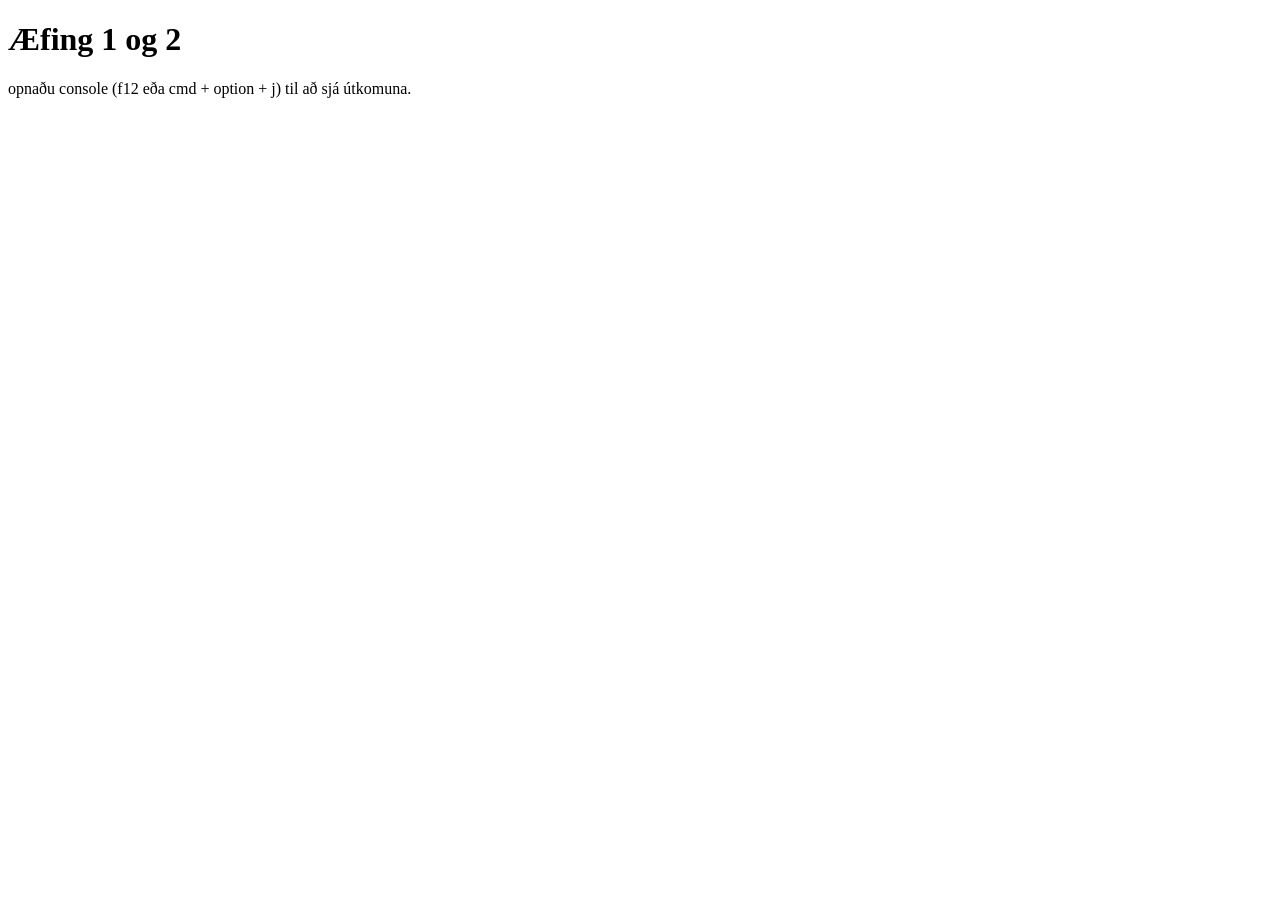
<file: index.html>
<!doctype html>
<html lang="en">
  <head>
    <meta charset="UTF-8" />
    <meta name="viewport" content="width=device-width, initial-scale=1.0" />
    <title>æfing 1 og 2</title>
    <script src="script.js"></script>
  </head>
  <body>
    <h1>Æfing 1 og 2</h1>
    <p>opnaðu console (f12 eða cmd + option + j) til að sjá útkomuna.</p>
  </body>
</html>
</file>
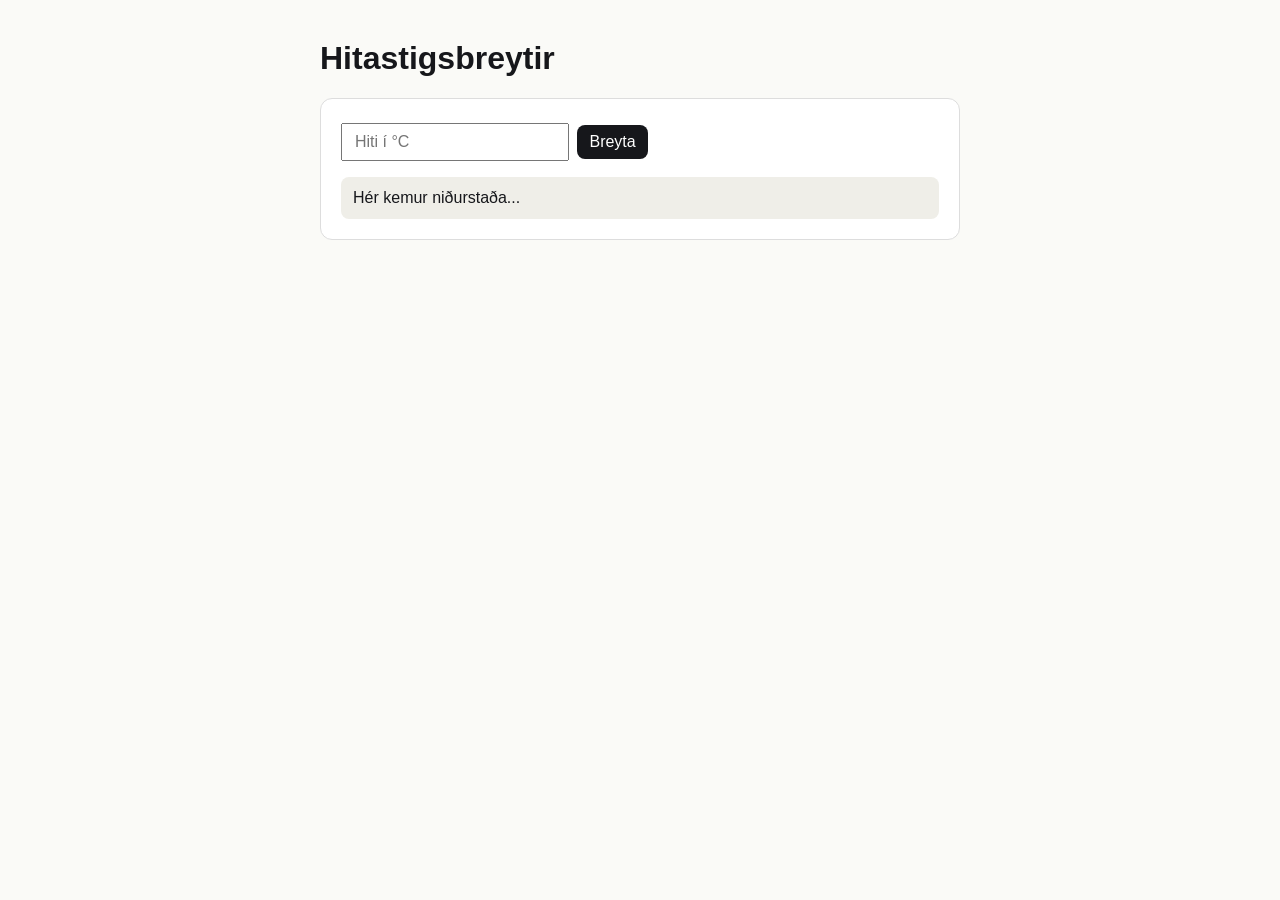
<file: timaverkefni/index.html>
<!doctype html>
<html lang="is">
  <head>
    <meta charset="UTF-8" />
    <meta name="viewport" content="width=device-width, initial-scale=1.0" />
    <title>Hitastigsbreytir</title>
    <link rel="stylesheet" href="style.css" />
    <script src="script.js"></script>
  </head>
  <body>
    <h1>Hitastigsbreytir</h1>

    <div class="card">
      <!-- HLUTI 2C: input fyrir nafn hér -->

      <input id="celsius" type="number" placeholder="Hiti í °C" />

      <!-- HLUTI 2A: input fyrir vind (m/s) hér -->
      <!-- HLUTI 2B: select fyrir °C → °F og °F → °C hér -->

      <button onclick="convert()">Breyta</button>

      <div id="output" >Hér kemur niðurstaða...</div>
    </div>
  </body>
</html>
</file>
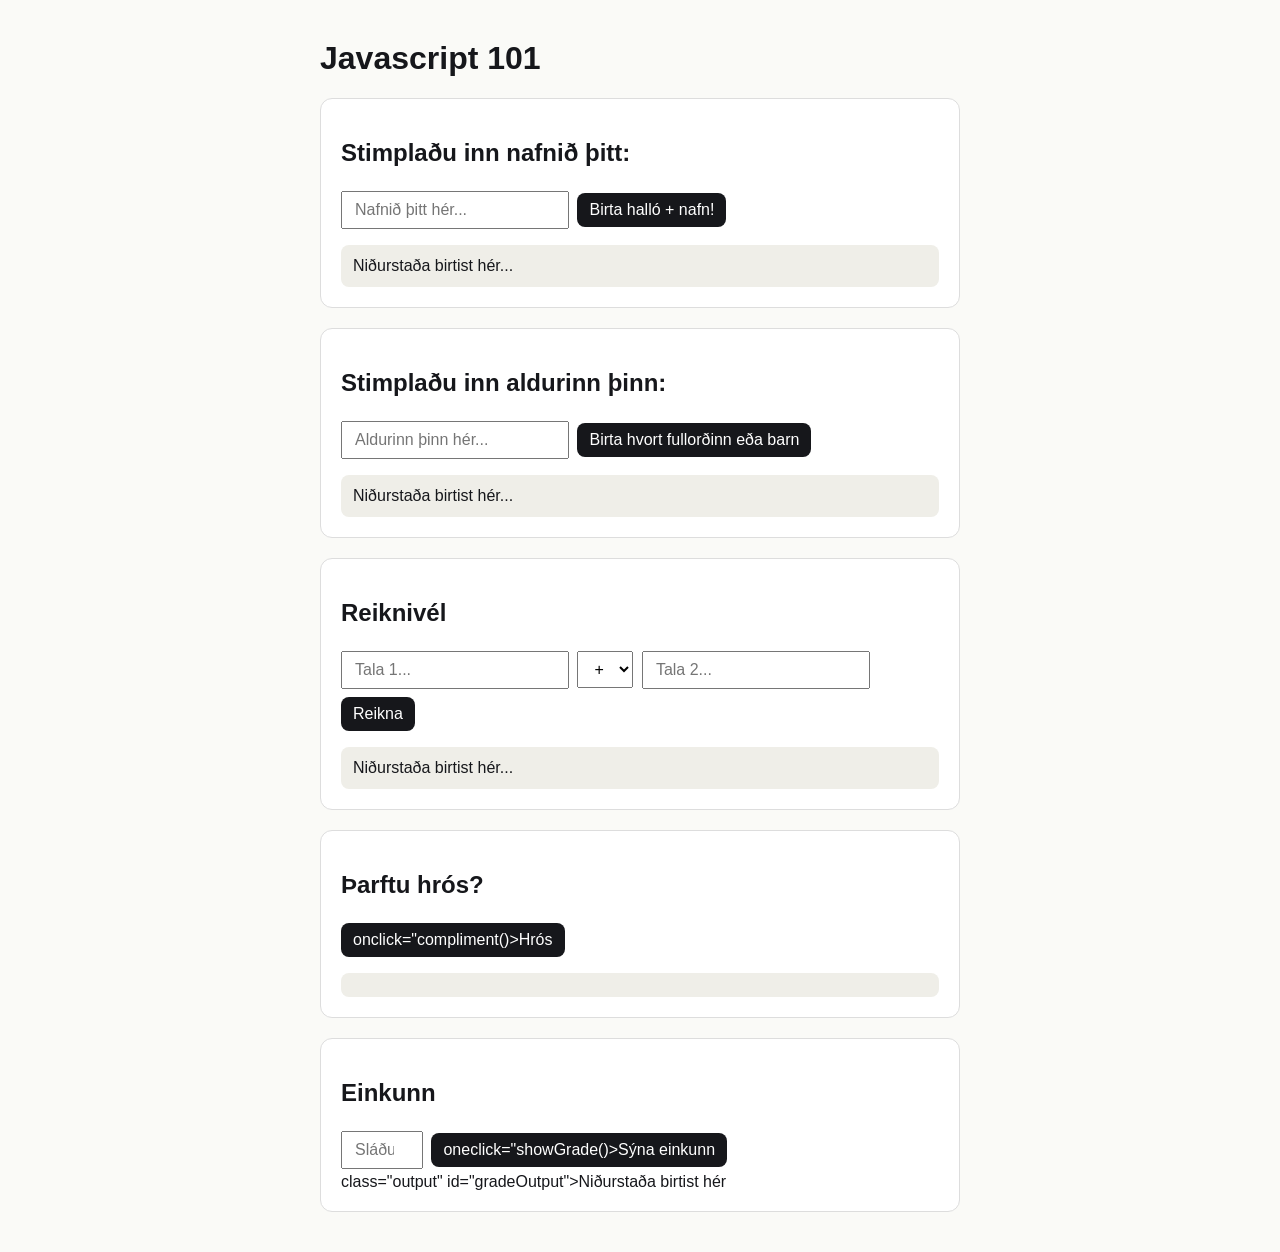
<file: æfing 3/index.html>
<!doctype html>
<html lang="is">
  <head>
    <meta charset="UTF-8" />
    <meta name="viewport" content="width=device-width, initial-scale=1.0" />
    <title>Æfing 3</title>
    <link rel="stylesheet" href="style.css" />
    <script src="script.js"></script>
  </head>
  <body>
    <h1>Javascript 101</h1>

    <div class="card">
      <h2>Stimplaðu inn nafnið þitt:</h2>
      <input id="nameInput" type="text" placeholder="Nafnið þitt hér..." />
      <button onclick="sayHello()">Birta halló + nafn!</button>
      <div class="output" id="nameOutput">Niðurstaða birtist hér...</div>
    </div>

    <div class="card">
      <h2>Stimplaðu inn aldurinn þinn:</h2>
      <input id="ageInput" type="number" placeholder="Aldurinn þinn hér..." />
      <button onclick="checkAge()">Birta hvort fullorðinn eða barn</button>
      <div class="output" id="ageOutput">Niðurstaða birtist hér...</div>
    </div>

    <div class="card">
      <h2>Reiknivél</h2>
      <input id="num1" type="number" placeholder="Tala 1..." />
      <select id="operator">
        <option value="+">+</option>
        <option value="-">-</option>
        <!-- ÆFING 3.1: Bættu * og / við hér -->
      </select>
      <input id="num2" type="number" placeholder="Tala 2..." />
      <button onclick="calculate()">Reikna</button>
      <div class="output" id="calcOutput">Niðurstaða birtist hér...</div>
    </div>

    <!-- ÆFING 3.2: Nýtt kort með takka sem birtir hrós -->
    <div class="card">
      <h2>Þarftu hrós?</h2>
      <button>onclick="compliment()>Hrós</button>
      <div class="output" id="complimentOutout"></div>
    </div>

    <!-- ÆFING 3.3: Nýtt kort með input fyrir stig, takka og output -->

    <div class="card">
      <h2>Einkunn</h2>
      <input
        id="scoreInput"
        type="number"
        min="0"
        max="100"
        placeholder="Sláðu inn stig (0-100)"
      />
      <button>oneclick="showGrade()>Sýna einkunn</button>
      <div>class="output" id="gradeOutput">Niðurstaða birtist hér</div>
    </div>
  </body>
</html>
</file>
<file: timaverkefni/style.css>
body {
  font-family: Arial, sans-serif;
  max-width: 640px;
  margin: 40px auto;
  padding: 0 16px;
  background: #fafaf7;
  color: #16171b;
}

.card {
  background: white;
  border: 1px solid #ddd;
  border-radius: 12px;
  padding: 20px;
  margin-bottom: 20px;
}

input,
select,
button {
  font-size: 16px;
  padding: 8px 12px;
  margin: 4px 4px 4px 0;
}

button {
  background: #16171b;
  color: white;
  border: none;
  border-radius: 8px;
  cursor: pointer;
}

.output,
#output {
  margin-top: 12px;
  padding: 12px;
  background: #efeee8;
  border-radius: 8px;
  white-space: pre-line;
}
</file>
<file: æfing 3/style.css>
body {
  font-family: Arial, sans-serif;
  max-width: 640px;
  margin: 40px auto;
  padding: 0 16px;
  background: #fafaf7;
  color: #16171b;
}

.card {
  background: white;
  border: 1px solid #ddd;
  border-radius: 12px;
  padding: 20px;
  margin-bottom: 20px;
}

input,
select,
button {
  font-size: 16px;
  padding: 8px 12px;
  margin: 4px 4px 4px 0;
}

button {
  background: #16171b;
  color: white;
  border: none;
  border-radius: 8px;
  cursor: pointer;
}

.output,
#output {
  margin-top: 12px;
  padding: 12px;
  background: #efeee8;
  border-radius: 8px;
  white-space: pre-line;
}
</file>
